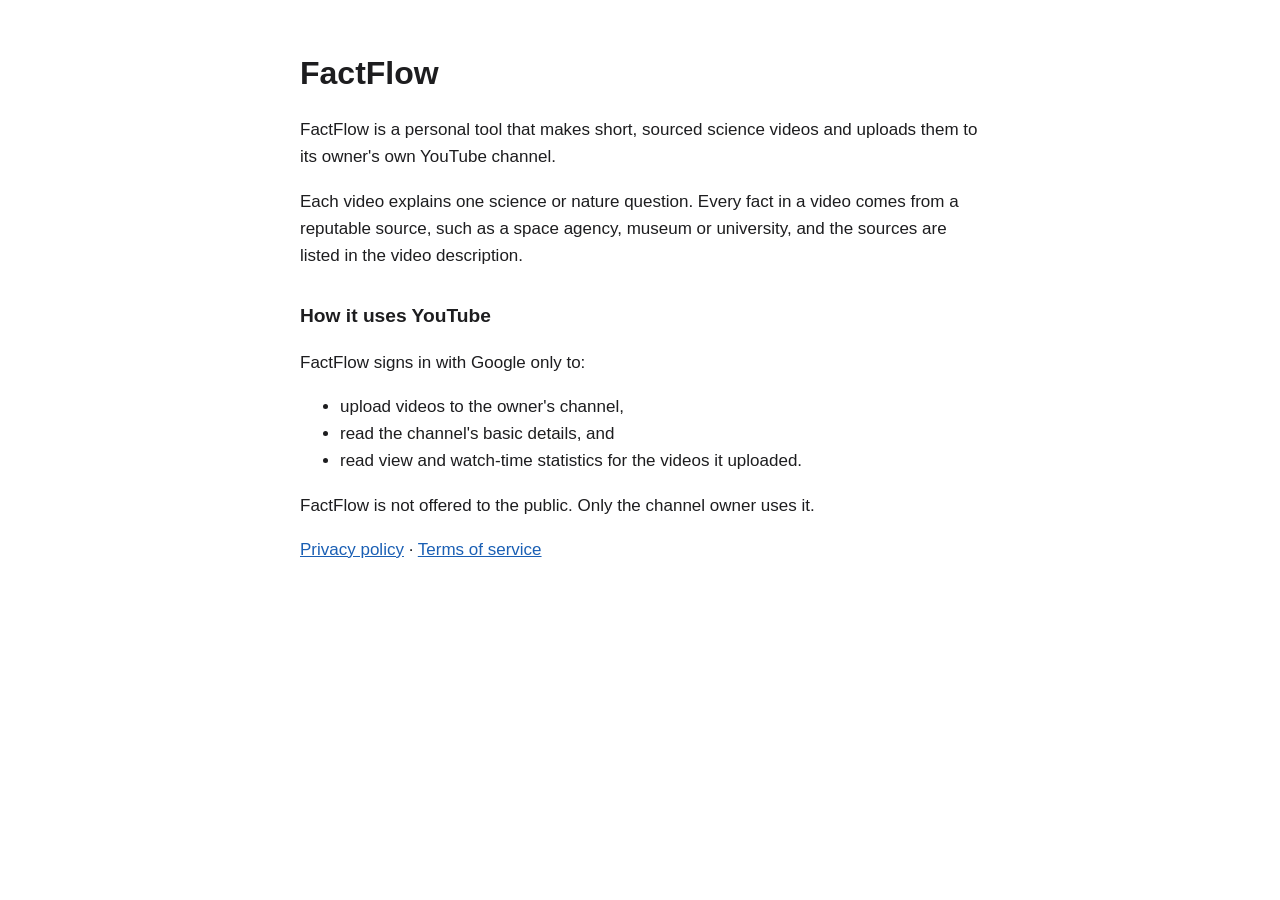
<file: index.html>
<!doctype html>
<html lang="en">
<head>
<meta charset="utf-8">
<meta name="viewport" content="width=device-width, initial-scale=1">
<title>FactFlow</title>
<link rel="stylesheet" href="style.css">
</head>
<body>
<main>
  <h1>FactFlow</h1>
  <p>FactFlow is a personal tool that makes short, sourced science videos and uploads them
  to its owner's own YouTube channel.</p>
  <p>Each video explains one science or nature question. Every fact in a video comes from a
  reputable source, such as a space agency, museum or university, and the sources are
  listed in the video description.</p>
  <h2>How it uses YouTube</h2>
  <p>FactFlow signs in with Google only to:</p>
  <ul>
    <li>upload videos to the owner's channel,</li>
    <li>read the channel's basic details, and</li>
    <li>read view and watch-time statistics for the videos it uploaded.</li>
  </ul>
  <p>FactFlow is not offered to the public. Only the channel owner uses it.</p>
  <p><a href="privacy.html">Privacy policy</a> · <a href="terms.html">Terms of service</a></p>
</main>
</body>
</html>
</file>
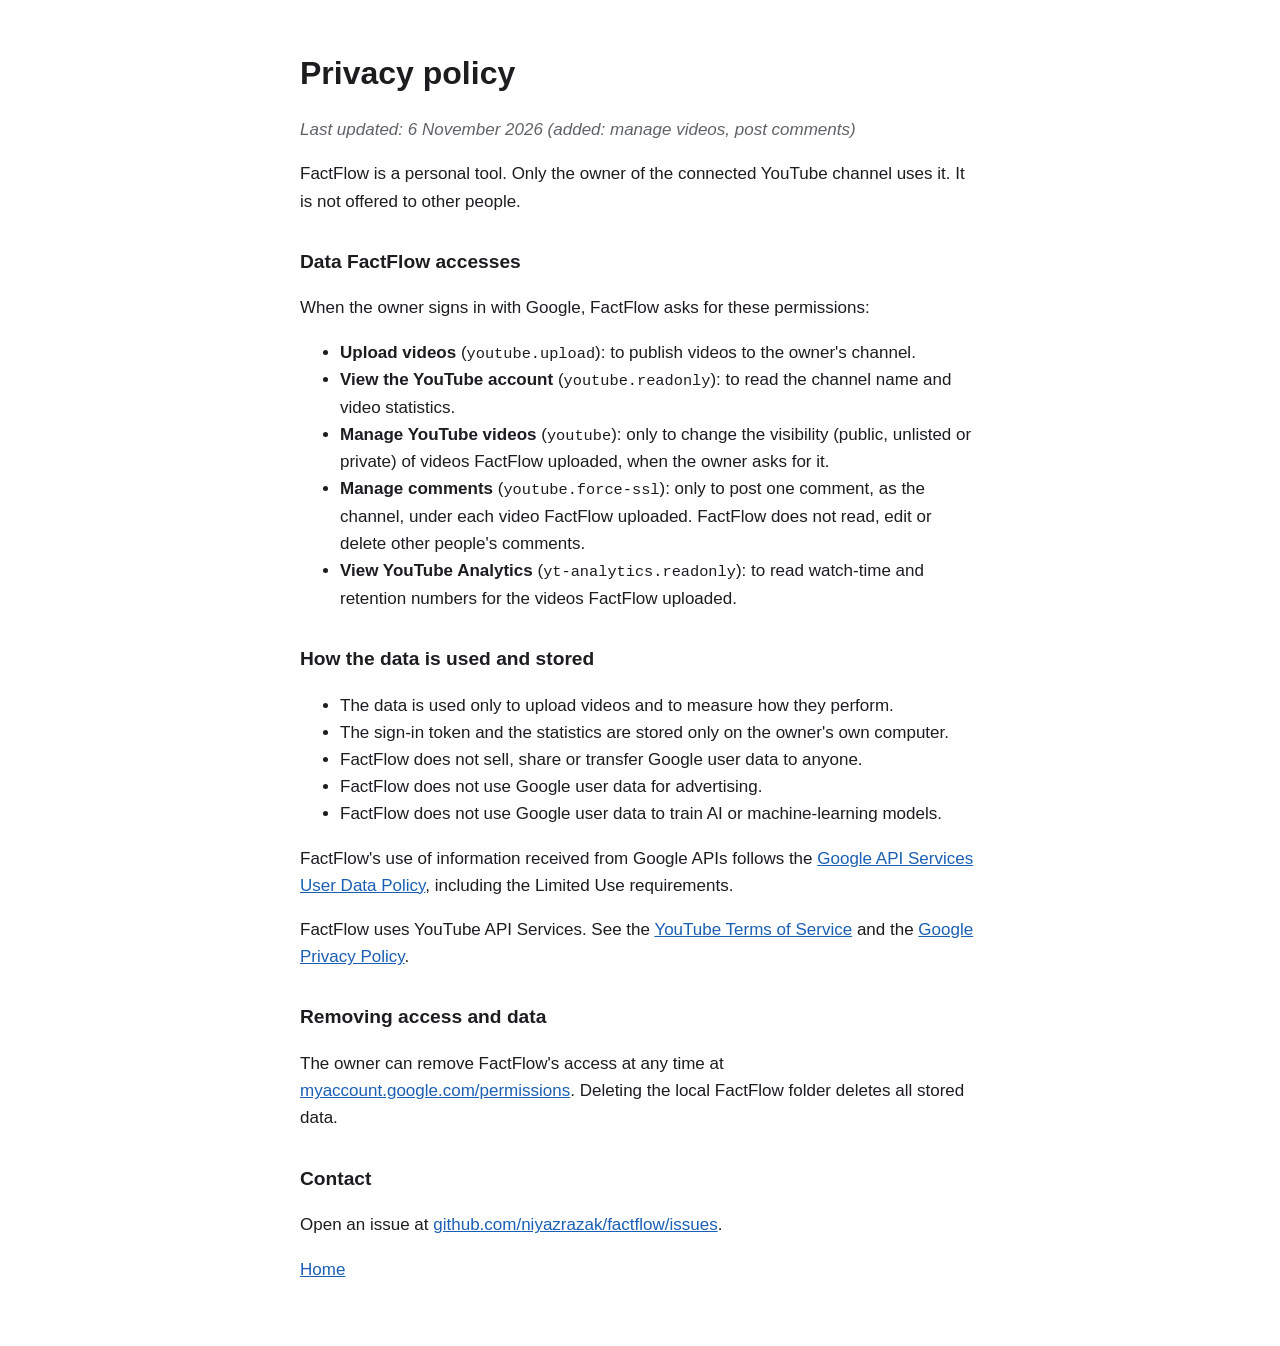
<file: privacy.html>
<!doctype html>
<html lang="en">
<head>
<meta charset="utf-8">
<meta name="viewport" content="width=device-width, initial-scale=1">
<title>FactFlow Privacy Policy</title>
<link rel="stylesheet" href="style.css">
</head>
<body>
<main>
  <h1>Privacy policy</h1>
  <p><em>Last updated: 6 November 2026 (added: manage videos, post comments)</em></p>
  <p>FactFlow is a personal tool. Only the owner of the connected YouTube channel uses it.
  It is not offered to other people.</p>

  <h2>Data FactFlow accesses</h2>
  <p>When the owner signs in with Google, FactFlow asks for these permissions:</p>
  <ul>
    <li><strong>Upload videos</strong> (<code>youtube.upload</code>): to publish videos to the owner's channel.</li>
    <li><strong>View the YouTube account</strong> (<code>youtube.readonly</code>): to read the channel name and video statistics.</li>
    <li><strong>Manage YouTube videos</strong> (<code>youtube</code>): only to change the visibility (public, unlisted or private) of videos FactFlow uploaded, when the owner asks for it.</li>
    <li><strong>Manage comments</strong> (<code>youtube.force-ssl</code>): only to post one comment, as the channel, under each video FactFlow uploaded. FactFlow does not read, edit or delete other people's comments.</li>
    <li><strong>View YouTube Analytics</strong> (<code>yt-analytics.readonly</code>): to read watch-time and retention numbers for the videos FactFlow uploaded.</li>
  </ul>

  <h2>How the data is used and stored</h2>
  <ul>
    <li>The data is used only to upload videos and to measure how they perform.</li>
    <li>The sign-in token and the statistics are stored only on the owner's own computer.</li>
    <li>FactFlow does not sell, share or transfer Google user data to anyone.</li>
    <li>FactFlow does not use Google user data for advertising.</li>
    <li>FactFlow does not use Google user data to train AI or machine-learning models.</li>
  </ul>
  <p>FactFlow's use of information received from Google APIs follows the
  <a href="https://developers.google.com/terms/api-services-user-data-policy">Google API Services User Data Policy</a>,
  including the Limited Use requirements.</p>
  <p>FactFlow uses YouTube API Services. See the
  <a href="https://www.youtube.com/t/terms">YouTube Terms of Service</a> and the
  <a href="https://policies.google.com/privacy">Google Privacy Policy</a>.</p>

  <h2>Removing access and data</h2>
  <p>The owner can remove FactFlow's access at any time at
  <a href="https://myaccount.google.com/permissions">myaccount.google.com/permissions</a>.
  Deleting the local FactFlow folder deletes all stored data.</p>

  <h2>Contact</h2>
  <p>Open an issue at <a href="https://github.com/niyazrazak/factflow/issues">github.com/niyazrazak/factflow/issues</a>.</p>

  <p><a href="index.html">Home</a></p>
</main>
</body>
</html>
</file>
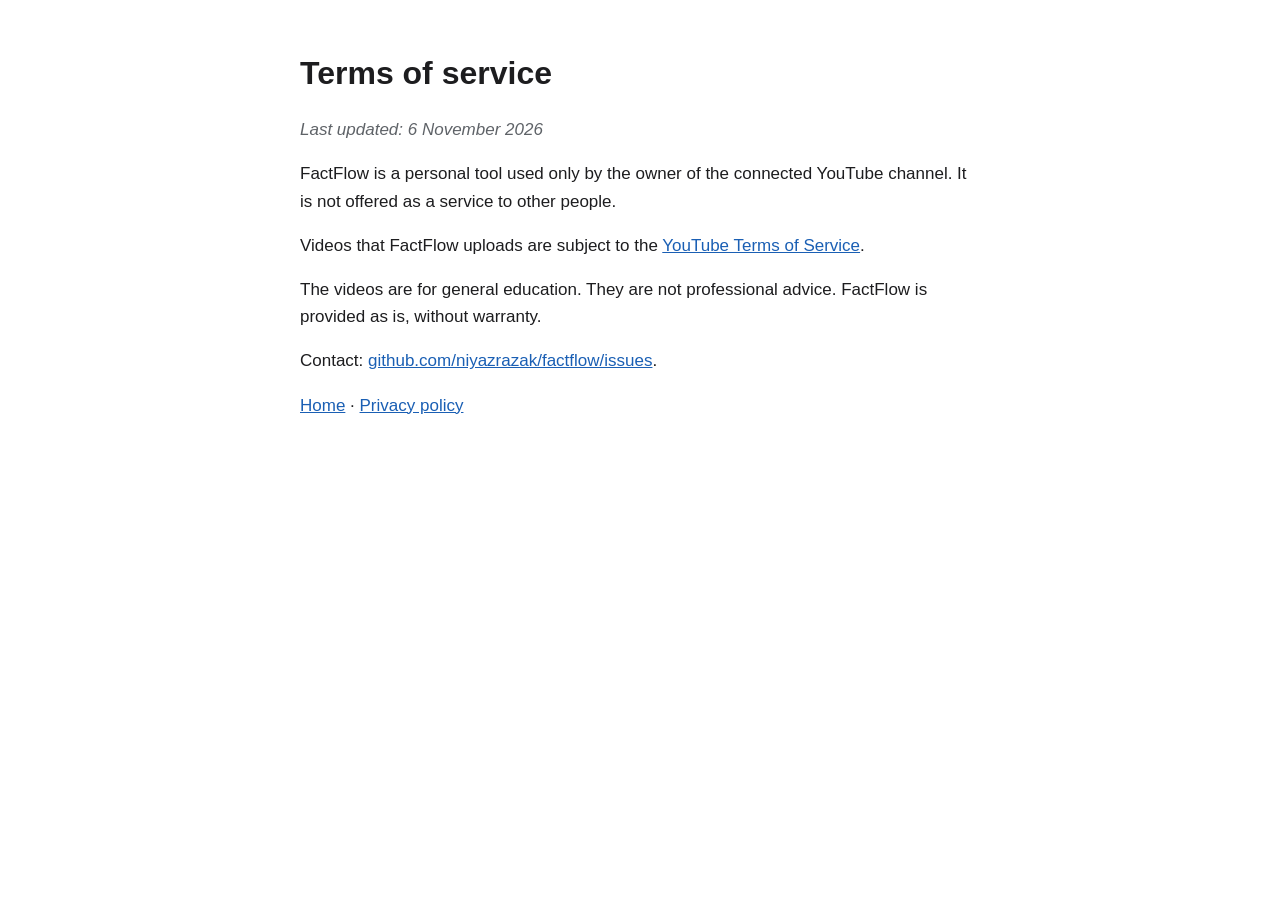
<file: terms.html>
<!doctype html>
<html lang="en">
<head>
<meta charset="utf-8">
<meta name="viewport" content="width=device-width, initial-scale=1">
<title>FactFlow Terms of Service</title>
<link rel="stylesheet" href="style.css">
</head>
<body>
<main>
  <h1>Terms of service</h1>
  <p><em>Last updated: 6 November 2026</em></p>
  <p>FactFlow is a personal tool used only by the owner of the connected YouTube channel.
  It is not offered as a service to other people.</p>
  <p>Videos that FactFlow uploads are subject to the
  <a href="https://www.youtube.com/t/terms">YouTube Terms of Service</a>.</p>
  <p>The videos are for general education. They are not professional advice. FactFlow is
  provided as is, without warranty.</p>
  <p>Contact: <a href="https://github.com/niyazrazak/factflow/issues">github.com/niyazrazak/factflow/issues</a>.</p>
  <p><a href="index.html">Home</a> · <a href="privacy.html">Privacy policy</a></p>
</main>
</body>
</html>
</file>
<file: style.css>
:root { --bg: #ffffff; --fg: #1d1d1f; --muted: #5f6368; --link: #1a5fb4; }
@media (prefers-color-scheme: dark) {
  :root { --bg: #16181c; --fg: #e8eaed; --muted: #9aa0a6; --link: #8ab4f8; }
}
body { margin: 0; background: var(--bg); color: var(--fg);
  font: 17px/1.6 -apple-system, "Segoe UI", Roboto, Helvetica, Arial, sans-serif; }
main { max-width: 680px; margin: 0 auto; padding: 48px 16px; }
h1 { font-size: 2rem; margin: 0 0 16px; }
h2 { font-size: 1.2rem; margin-top: 32px; }
a { color: var(--link); }
em { color: var(--muted); }
code { font-size: 0.9em; }
</file>
